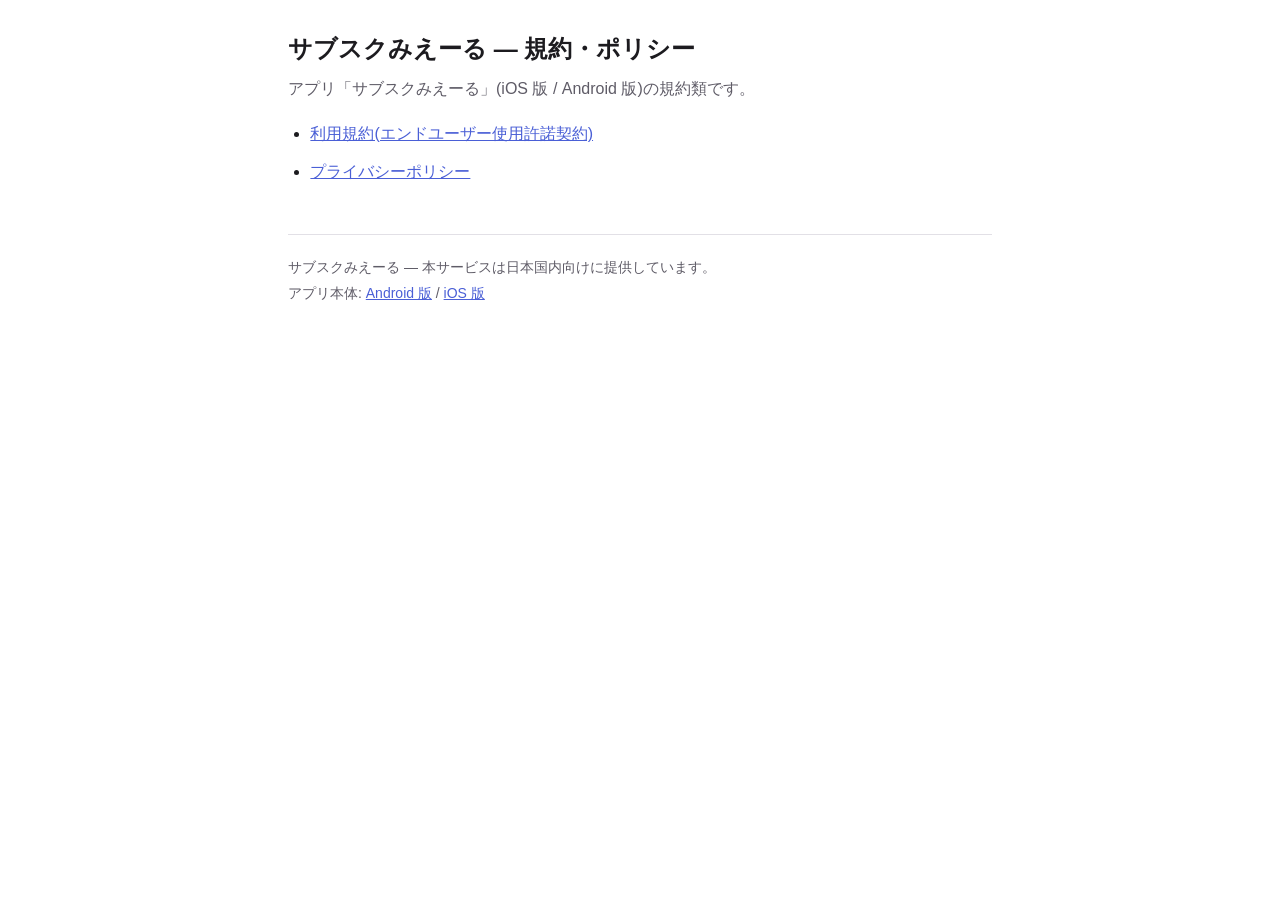
<file: legal/index.html>
<!doctype html>
<html lang="ja">
<head>
<meta charset="utf-8">
<meta name="viewport" content="width=device-width, initial-scale=1">
<title>規約・ポリシー | サブスクみえーる</title>
<link rel="stylesheet" href="./style.css">
</head>
<body>
<main>
<h1>サブスクみえーる — 規約・ポリシー</h1>
<p class="lead">アプリ「サブスクみえーる」(iOS 版 / Android 版)の規約類です。</p>
<ul>
  <li><a href="./terms.html">利用規約(エンドユーザー使用許諾契約)</a></li>
  <li><a href="./privacy.html">プライバシーポリシー</a></li>
</ul>
<footer>
サブスクみえーる — 本サービスは日本国内向けに提供しています。<br>
アプリ本体: <a href="https://github.com/egaz1119web/SubscMieru">Android 版</a> /
<a href="https://github.com/egaz1119web/SubscMieru_iOS">iOS 版</a>
</footer>
</main>
</body>
</html>
</file>
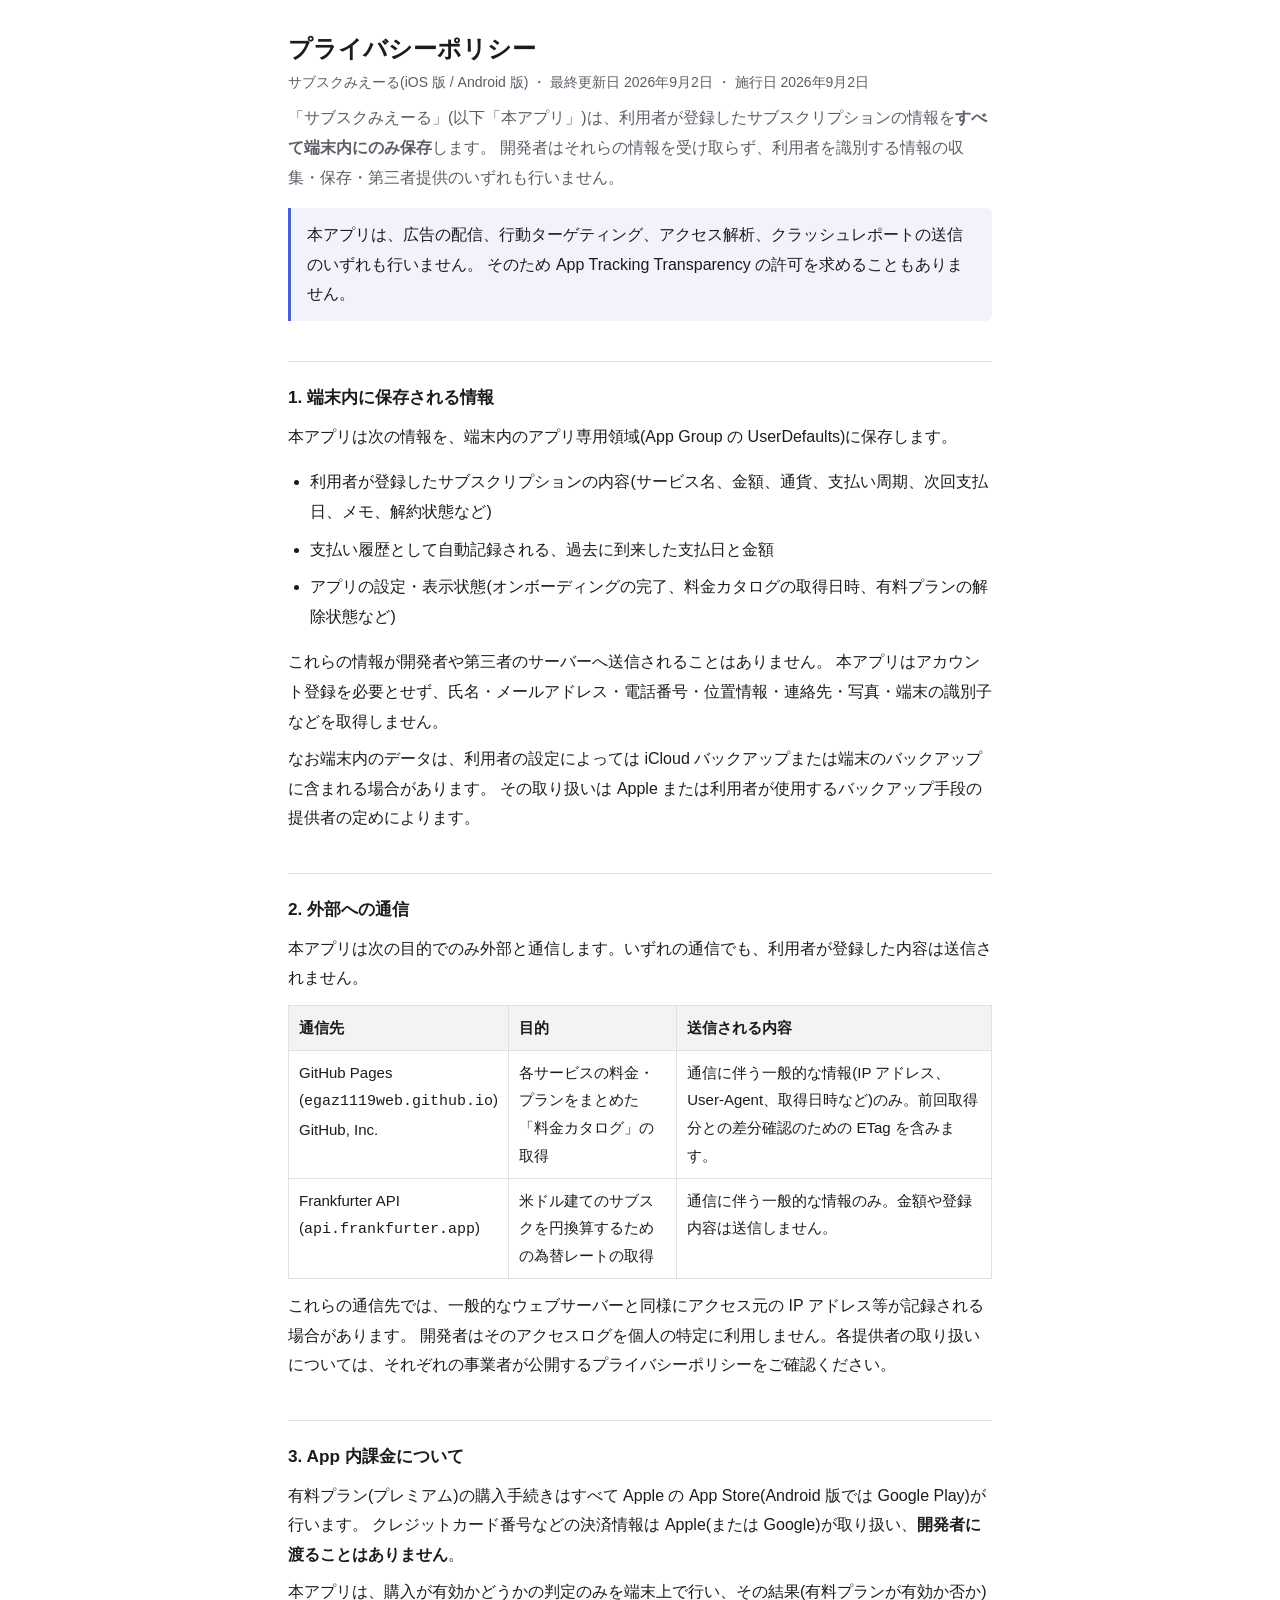
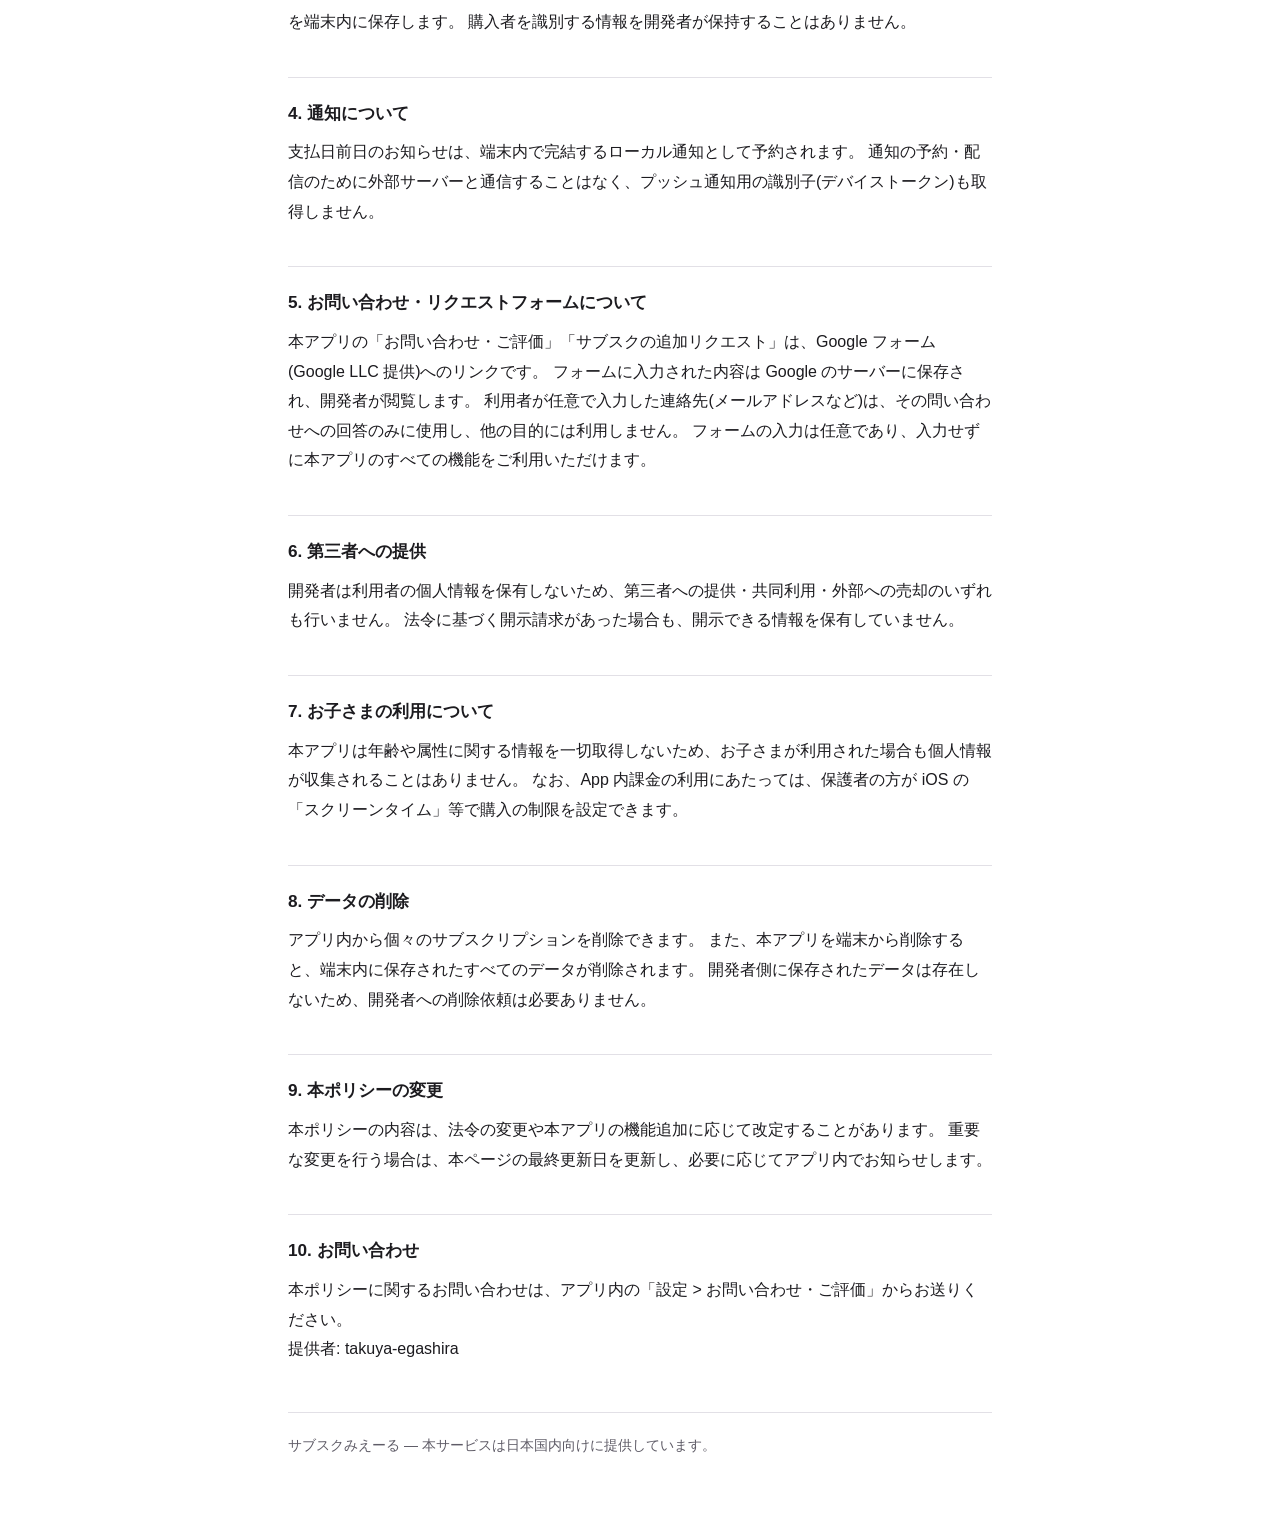
<file: legal/privacy.html>
<!doctype html>
<html lang="ja">
<head>
<meta charset="utf-8">
<meta name="viewport" content="width=device-width, initial-scale=1">
<title>プライバシーポリシー | サブスクみえーる</title>
<link rel="stylesheet" href="./style.css">
</head>
<body>
<main>

<h1>プライバシーポリシー</h1>
<p class="meta">サブスクみえーる(iOS 版 / Android 版)&nbsp;・&nbsp;最終更新日 2026年9月2日&nbsp;・&nbsp;施行日 2026年9月2日</p>

<p class="lead">
「サブスクみえーる」(以下「本アプリ」)は、利用者が登録したサブスクリプションの情報を<strong>すべて端末内にのみ保存</strong>します。
開発者はそれらの情報を受け取らず、利用者を識別する情報の収集・保存・第三者提供のいずれも行いません。
</p>

<div class="note">
本アプリは、広告の配信、行動ターゲティング、アクセス解析、クラッシュレポートの送信のいずれも行いません。
そのため App Tracking Transparency の許可を求めることもありません。
</div>

<h2>1. 端末内に保存される情報</h2>
<p>本アプリは次の情報を、端末内のアプリ専用領域(App Group の UserDefaults)に保存します。</p>
<ul>
  <li>利用者が登録したサブスクリプションの内容(サービス名、金額、通貨、支払い周期、次回支払日、メモ、解約状態など)</li>
  <li>支払い履歴として自動記録される、過去に到来した支払日と金額</li>
  <li>アプリの設定・表示状態(オンボーディングの完了、料金カタログの取得日時、有料プランの解除状態など)</li>
</ul>
<p>
これらの情報が開発者や第三者のサーバーへ送信されることはありません。
本アプリはアカウント登録を必要とせず、氏名・メールアドレス・電話番号・位置情報・連絡先・写真・端末の識別子などを取得しません。
</p>
<p>
なお端末内のデータは、利用者の設定によっては iCloud バックアップまたは端末のバックアップに含まれる場合があります。
その取り扱いは Apple または利用者が使用するバックアップ手段の提供者の定めによります。
</p>

<h2>2. 外部への通信</h2>
<p>本アプリは次の目的でのみ外部と通信します。いずれの通信でも、利用者が登録した内容は送信されません。</p>

<table>
  <tr><th>通信先</th><th>目的</th><th>送信される内容</th></tr>
  <tr>
    <td>GitHub Pages<br>(<code>egaz1119web.github.io</code>)<br>GitHub, Inc.</td>
    <td>各サービスの料金・プランをまとめた「料金カタログ」の取得</td>
    <td>通信に伴う一般的な情報(IP アドレス、User-Agent、取得日時など)のみ。前回取得分との差分確認のための ETag を含みます。</td>
  </tr>
  <tr>
    <td>Frankfurter API<br>(<code>api.frankfurter.app</code>)</td>
    <td>米ドル建てのサブスクを円換算するための為替レートの取得</td>
    <td>通信に伴う一般的な情報のみ。金額や登録内容は送信しません。</td>
  </tr>
</table>

<p>
これらの通信先では、一般的なウェブサーバーと同様にアクセス元の IP アドレス等が記録される場合があります。
開発者はそのアクセスログを個人の特定に利用しません。各提供者の取り扱いについては、それぞれの事業者が公開するプライバシーポリシーをご確認ください。
</p>

<h2>3. App 内課金について</h2>
<p>
有料プラン(プレミアム)の購入手続きはすべて Apple の App Store(Android 版では Google Play)が行います。
クレジットカード番号などの決済情報は Apple(または Google)が取り扱い、<strong>開発者に渡ることはありません</strong>。
</p>
<p>
本アプリは、購入が有効かどうかの判定のみを端末上で行い、その結果(有料プランが有効か否か)を端末内に保存します。
購入者を識別する情報を開発者が保持することはありません。
</p>

<h2>4. 通知について</h2>
<p>
支払日前日のお知らせは、端末内で完結するローカル通知として予約されます。
通知の予約・配信のために外部サーバーと通信することはなく、プッシュ通知用の識別子(デバイストークン)も取得しません。
</p>

<h2>5. お問い合わせ・リクエストフォームについて</h2>
<p>
本アプリの「お問い合わせ・ご評価」「サブスクの追加リクエスト」は、Google フォーム(Google LLC 提供)へのリンクです。
フォームに入力された内容は Google のサーバーに保存され、開発者が閲覧します。
利用者が任意で入力した連絡先(メールアドレスなど)は、その問い合わせへの回答のみに使用し、他の目的には利用しません。
フォームの入力は任意であり、入力せずに本アプリのすべての機能をご利用いただけます。
</p>

<h2>6. 第三者への提供</h2>
<p>
開発者は利用者の個人情報を保有しないため、第三者への提供・共同利用・外部への売却のいずれも行いません。
法令に基づく開示請求があった場合も、開示できる情報を保有していません。
</p>

<h2>7. お子さまの利用について</h2>
<p>
本アプリは年齢や属性に関する情報を一切取得しないため、お子さまが利用された場合も個人情報が収集されることはありません。
なお、App 内課金の利用にあたっては、保護者の方が iOS の「スクリーンタイム」等で購入の制限を設定できます。
</p>

<h2>8. データの削除</h2>
<p>
アプリ内から個々のサブスクリプションを削除できます。
また、本アプリを端末から削除すると、端末内に保存されたすべてのデータが削除されます。
開発者側に保存されたデータは存在しないため、開発者への削除依頼は必要ありません。
</p>

<h2>9. 本ポリシーの変更</h2>
<p>
本ポリシーの内容は、法令の変更や本アプリの機能追加に応じて改定することがあります。
重要な変更を行う場合は、本ページの最終更新日を更新し、必要に応じてアプリ内でお知らせします。
</p>

<h2>10. お問い合わせ</h2>
<p>
本ポリシーに関するお問い合わせは、アプリ内の「設定 &gt; お問い合わせ・ご評価」からお送りください。<br>
提供者: takuya-egashira
</p>

<footer>
サブスクみえーる — 本サービスは日本国内向けに提供しています。
</footer>

</main>
</body>
</html>
</file>
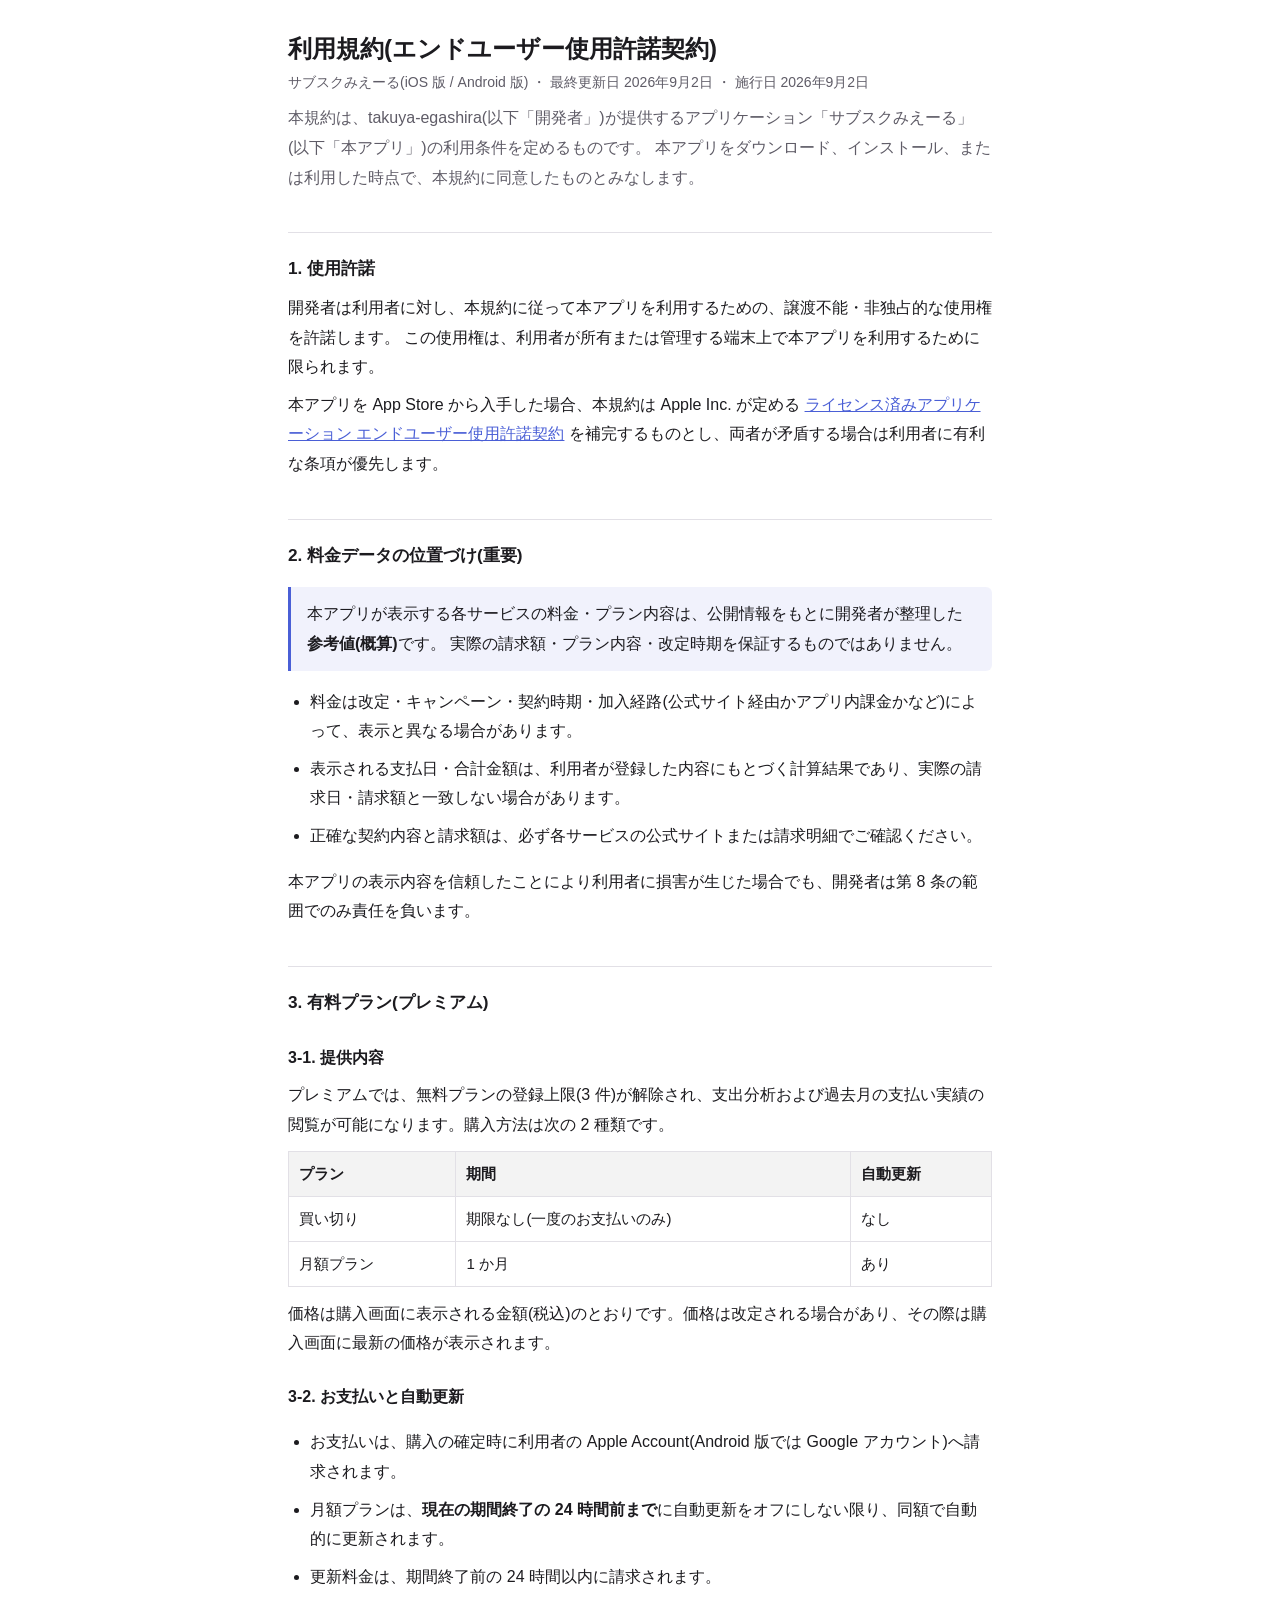
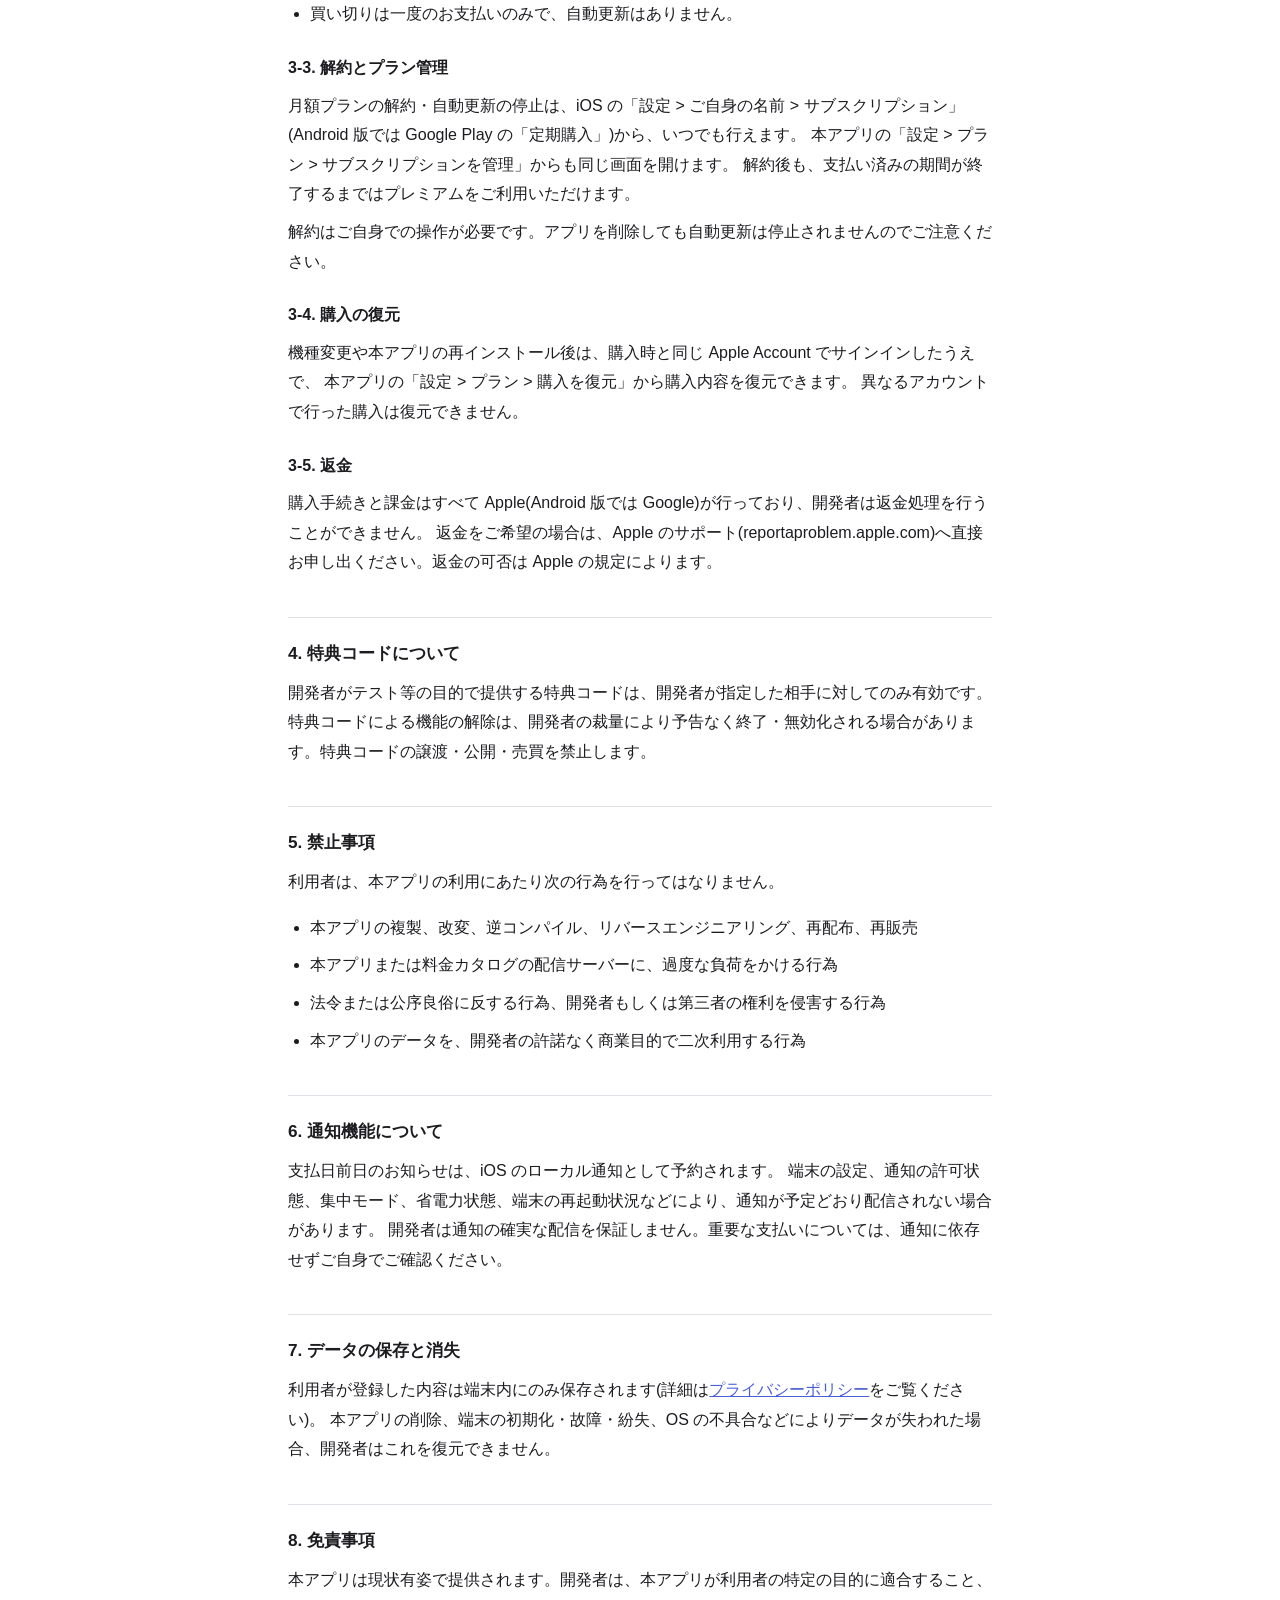
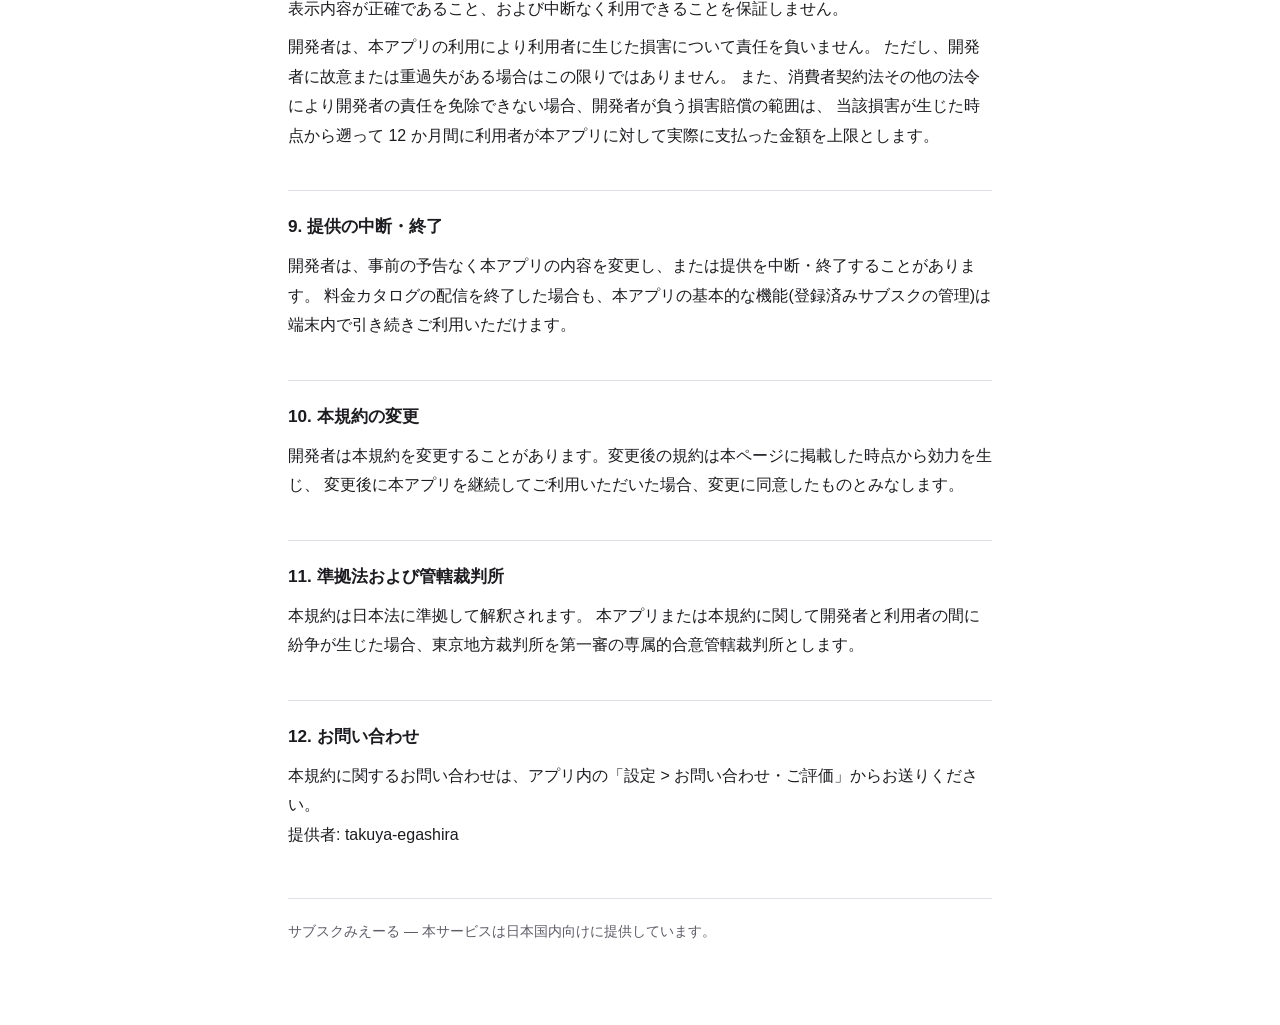
<file: legal/terms.html>
<!doctype html>
<html lang="ja">
<head>
<meta charset="utf-8">
<meta name="viewport" content="width=device-width, initial-scale=1">
<title>利用規約 | サブスクみえーる</title>
<link rel="stylesheet" href="./style.css">
</head>
<body>
<main>

<h1>利用規約(エンドユーザー使用許諾契約)</h1>
<p class="meta">サブスクみえーる(iOS 版 / Android 版)&nbsp;・&nbsp;最終更新日 2026年9月2日&nbsp;・&nbsp;施行日 2026年9月2日</p>

<p class="lead">
本規約は、takuya-egashira(以下「開発者」)が提供するアプリケーション「サブスクみえーる」(以下「本アプリ」)の利用条件を定めるものです。
本アプリをダウンロード、インストール、または利用した時点で、本規約に同意したものとみなします。
</p>

<h2>1. 使用許諾</h2>
<p>
開発者は利用者に対し、本規約に従って本アプリを利用するための、譲渡不能・非独占的な使用権を許諾します。
この使用権は、利用者が所有または管理する端末上で本アプリを利用するために限られます。
</p>
<p>
本アプリを App Store から入手した場合、本規約は Apple Inc. が定める
<a href="https://www.apple.com/legal/internet-services/itunes/dev/stdeula/">ライセンス済みアプリケーション エンドユーザー使用許諾契約</a>
を補完するものとし、両者が矛盾する場合は利用者に有利な条項が優先します。
</p>

<h2>2. 料金データの位置づけ(重要)</h2>
<div class="note">
本アプリが表示する各サービスの料金・プラン内容は、公開情報をもとに開発者が整理した<strong>参考値(概算)</strong>です。
実際の請求額・プラン内容・改定時期を保証するものではありません。
</div>
<ul>
  <li>料金は改定・キャンペーン・契約時期・加入経路(公式サイト経由かアプリ内課金かなど)によって、表示と異なる場合があります。</li>
  <li>表示される支払日・合計金額は、利用者が登録した内容にもとづく計算結果であり、実際の請求日・請求額と一致しない場合があります。</li>
  <li>正確な契約内容と請求額は、必ず各サービスの公式サイトまたは請求明細でご確認ください。</li>
</ul>
<p>
本アプリの表示内容を信頼したことにより利用者に損害が生じた場合でも、開発者は第 8 条の範囲でのみ責任を負います。
</p>

<h2>3. 有料プラン(プレミアム)</h2>

<h3>3-1. 提供内容</h3>
<p>プレミアムでは、無料プランの登録上限(3 件)が解除され、支出分析および過去月の支払い実績の閲覧が可能になります。購入方法は次の 2 種類です。</p>
<table>
  <tr><th>プラン</th><th>期間</th><th>自動更新</th></tr>
  <tr><td>買い切り</td><td>期限なし(一度のお支払いのみ)</td><td>なし</td></tr>
  <tr><td>月額プラン</td><td>1 か月</td><td>あり</td></tr>
</table>
<p>価格は購入画面に表示される金額(税込)のとおりです。価格は改定される場合があり、その際は購入画面に最新の価格が表示されます。</p>

<h3>3-2. お支払いと自動更新</h3>
<ul>
  <li>お支払いは、購入の確定時に利用者の Apple Account(Android 版では Google アカウント)へ請求されます。</li>
  <li>月額プランは、<strong>現在の期間終了の 24 時間前まで</strong>に自動更新をオフにしない限り、同額で自動的に更新されます。</li>
  <li>更新料金は、期間終了前の 24 時間以内に請求されます。</li>
  <li>買い切りは一度のお支払いのみで、自動更新はありません。</li>
</ul>

<h3>3-3. 解約とプラン管理</h3>
<p>
月額プランの解約・自動更新の停止は、iOS の「設定 &gt; ご自身の名前 &gt; サブスクリプション」(Android 版では Google Play の「定期購入」)から、いつでも行えます。
本アプリの「設定 &gt; プラン &gt; サブスクリプションを管理」からも同じ画面を開けます。
解約後も、支払い済みの期間が終了するまではプレミアムをご利用いただけます。
</p>
<p>解約はご自身での操作が必要です。アプリを削除しても自動更新は停止されませんのでご注意ください。</p>

<h3>3-4. 購入の復元</h3>
<p>
機種変更や本アプリの再インストール後は、購入時と同じ Apple Account でサインインしたうえで、
本アプリの「設定 &gt; プラン &gt; 購入を復元」から購入内容を復元できます。
異なるアカウントで行った購入は復元できません。
</p>

<h3>3-5. 返金</h3>
<p>
購入手続きと課金はすべて Apple(Android 版では Google)が行っており、開発者は返金処理を行うことができません。
返金をご希望の場合は、Apple のサポート(reportaproblem.apple.com)へ直接お申し出ください。返金の可否は Apple の規定によります。
</p>

<h2>4. 特典コードについて</h2>
<p>
開発者がテスト等の目的で提供する特典コードは、開発者が指定した相手に対してのみ有効です。
特典コードによる機能の解除は、開発者の裁量により予告なく終了・無効化される場合があります。特典コードの譲渡・公開・売買を禁止します。
</p>

<h2>5. 禁止事項</h2>
<p>利用者は、本アプリの利用にあたり次の行為を行ってはなりません。</p>
<ul>
  <li>本アプリの複製、改変、逆コンパイル、リバースエンジニアリング、再配布、再販売</li>
  <li>本アプリまたは料金カタログの配信サーバーに、過度な負荷をかける行為</li>
  <li>法令または公序良俗に反する行為、開発者もしくは第三者の権利を侵害する行為</li>
  <li>本アプリのデータを、開発者の許諾なく商業目的で二次利用する行為</li>
</ul>

<h2>6. 通知機能について</h2>
<p>
支払日前日のお知らせは、iOS のローカル通知として予約されます。
端末の設定、通知の許可状態、集中モード、省電力状態、端末の再起動状況などにより、通知が予定どおり配信されない場合があります。
開発者は通知の確実な配信を保証しません。重要な支払いについては、通知に依存せずご自身でご確認ください。
</p>

<h2>7. データの保存と消失</h2>
<p>
利用者が登録した内容は端末内にのみ保存されます(詳細は<a href="./privacy.html">プライバシーポリシー</a>をご覧ください)。
本アプリの削除、端末の初期化・故障・紛失、OS の不具合などによりデータが失われた場合、開発者はこれを復元できません。
</p>

<h2>8. 免責事項</h2>
<p>
本アプリは現状有姿で提供されます。開発者は、本アプリが利用者の特定の目的に適合すること、
表示内容が正確であること、および中断なく利用できることを保証しません。
</p>
<p>
開発者は、本アプリの利用により利用者に生じた損害について責任を負いません。
ただし、開発者に故意または重過失がある場合はこの限りではありません。
また、消費者契約法その他の法令により開発者の責任を免除できない場合、開発者が負う損害賠償の範囲は、
当該損害が生じた時点から遡って 12 か月間に利用者が本アプリに対して実際に支払った金額を上限とします。
</p>

<h2>9. 提供の中断・終了</h2>
<p>
開発者は、事前の予告なく本アプリの内容を変更し、または提供を中断・終了することがあります。
料金カタログの配信を終了した場合も、本アプリの基本的な機能(登録済みサブスクの管理)は端末内で引き続きご利用いただけます。
</p>

<h2>10. 本規約の変更</h2>
<p>
開発者は本規約を変更することがあります。変更後の規約は本ページに掲載した時点から効力を生じ、
変更後に本アプリを継続してご利用いただいた場合、変更に同意したものとみなします。
</p>

<h2>11. 準拠法および管轄裁判所</h2>
<p>
本規約は日本法に準拠して解釈されます。
本アプリまたは本規約に関して開発者と利用者の間に紛争が生じた場合、東京地方裁判所を第一審の専属的合意管轄裁判所とします。
</p>

<h2>12. お問い合わせ</h2>
<p>
本規約に関するお問い合わせは、アプリ内の「設定 &gt; お問い合わせ・ご評価」からお送りください。<br>
提供者: takuya-egashira
</p>

<footer>
サブスクみえーる — 本サービスは日本国内向けに提供しています。
</footer>

</main>
</body>
</html>
</file>
<file: legal/style.css>
:root {
  color-scheme: light dark;
  --bg: #ffffff;
  --fg: #1c1b1f;
  --muted: #5f5c67;
  --rule: #e2e0e6;
  --accent: #4a5fd6;
}
@media (prefers-color-scheme: dark) {
  :root {
    --bg: #141317;
    --fg: #e7e2ea;
    --muted: #a9a4b2;
    --rule: #322f38;
    --accent: #a8b6ff;
  }
}
* { box-sizing: border-box; }
body {
  margin: 0;
  padding: 32px 20px 80px;
  background: var(--bg);
  color: var(--fg);
  font-family: -apple-system, BlinkMacSystemFont, "Hiragino Sans", "Noto Sans JP", "Yu Gothic", sans-serif;
  line-height: 1.85;
  font-size: 16px;
  -webkit-text-size-adjust: 100%;
}
main { max-width: 44rem; margin: 0 auto; }
h1 { font-size: 1.5rem; line-height: 1.4; margin: 0 0 4px; }
h2 {
  font-size: 1.075rem;
  margin: 40px 0 8px;
  padding-top: 20px;
  border-top: 1px solid var(--rule);
}
h3 { font-size: 1rem; margin: 24px 0 4px; }
p, li { margin: 8px 0; }
ul, ol { padding-left: 1.4em; }
a { color: var(--accent); }
.meta { color: var(--muted); font-size: 0.875rem; margin: 0 0 8px; }
.lead { color: var(--muted); }
.note {
  margin: 16px 0;
  padding: 12px 16px;
  border-left: 3px solid var(--accent);
  background: color-mix(in srgb, var(--accent) 8%, transparent);
  border-radius: 0 6px 6px 0;
}
footer {
  margin-top: 48px;
  padding-top: 20px;
  border-top: 1px solid var(--rule);
  color: var(--muted);
  font-size: 0.875rem;
}
table { border-collapse: collapse; width: 100%; margin: 12px 0; font-size: 0.9375rem; }
th, td { border: 1px solid var(--rule); padding: 8px 10px; text-align: left; vertical-align: top; }
th { background: color-mix(in srgb, var(--fg) 5%, transparent); font-weight: 600; }
</file>
